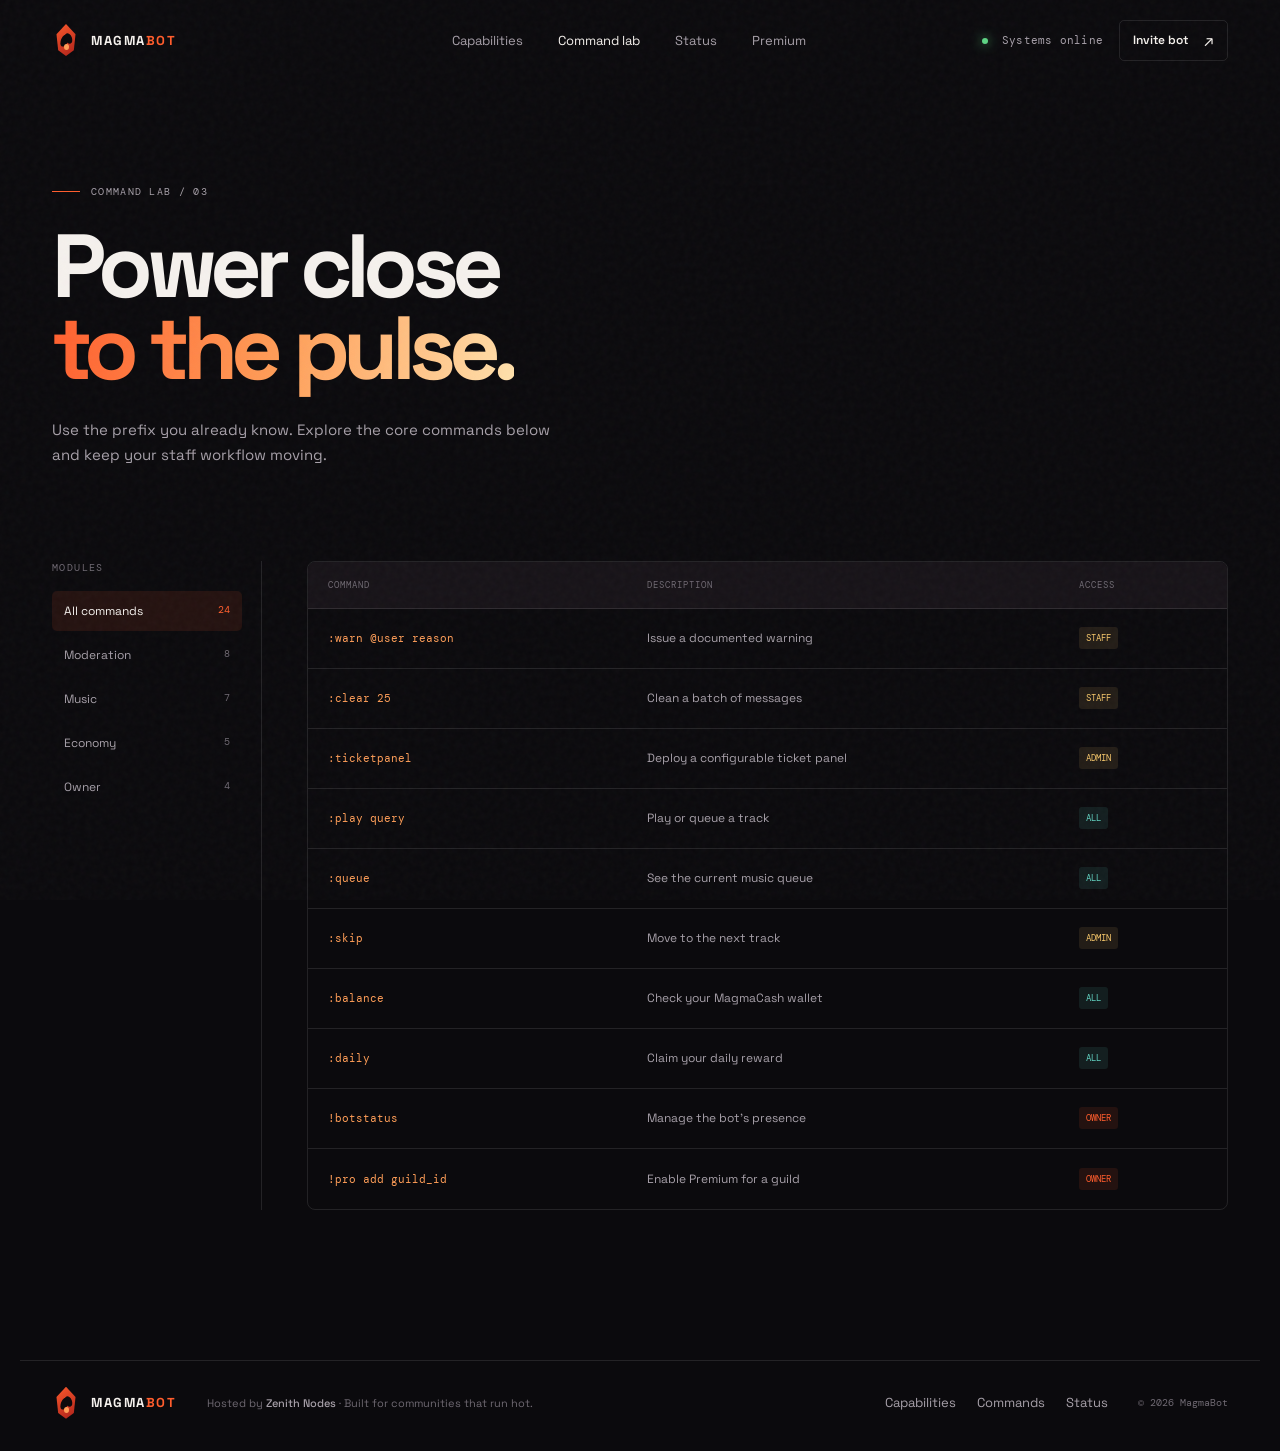
<file: commands.html>
<!doctype html><html lang="en"><head><meta charset="UTF-8"><meta name="viewport" content="width=device-width, initial-scale=1"><meta name="description" content="Browse MagmaBot commands and modules."><title>Command Lab — MagmaBot</title><link rel="preconnect" href="https://fonts.googleapis.com"><link rel="preconnect" href="https://fonts.gstatic.com" crossorigin><link href="https://fonts.googleapis.com/css2?family=DM+Mono:wght@400;500&family=Space+Grotesk:wght@400;500;600;700&display=swap" rel="stylesheet"><link rel="stylesheet" href="styles.css"></head><body><div class="grain"></div><header class="site-header"><a class="brand" href="index.html"><span class="brand-mark"><span></span></span><span class="brand-name">MAGMA<span>BOT</span></span></a><nav class="desktop-nav"><a href="features.html">Capabilities</a><a class="active-nav" href="commands.html">Command lab</a><a href="status.html">Status</a><a href="index.html#premium">Premium</a></nav><div class="header-actions"><span class="status-pill"><i></i> Systems online</span><a class="button button-small button-outline" href="https://discord.com/oauth2/authorize?client_id=1537424885230608425&permissions=8&scope=bot%20applications.commands" target="_blank" rel="noreferrer">Invite bot <b>↗</b></a><button class="menu-toggle" aria-label="Toggle menu" aria-expanded="false"><span></span><span></span></button></div><div class="mobile-menu"><a href="features.html">Capabilities</a><a href="commands.html">Command lab</a><a href="status.html">Status</a><a href="index.html#premium">Premium</a><a class="button button-primary" href="https://discord.com/oauth2/authorize?client_id=1537424885230608425&permissions=8&scope=bot%20applications.commands" target="_blank" rel="noreferrer">Invite MagmaBot <b>↗</b></a></div></header><main><section class="page-hero section-shell"><div class="eyebrow"><span class="eyebrow-line"></span><span>Command lab / 03</span></div><h1>Power close<br><em>to the pulse.</em></h1><p>Use the prefix you already know. Explore the core commands below and keep your staff workflow moving.</p></section><section class="command-directory section-shell"><div class="directory-sidebar"><div class="directory-label">MODULES</div><button class="directory-tab active" data-filter="all">All commands <b>24</b></button><button class="directory-tab" data-filter="moderation">Moderation <b>8</b></button><button class="directory-tab" data-filter="music">Music <b>7</b></button><button class="directory-tab" data-filter="economy">Economy <b>5</b></button><button class="directory-tab" data-filter="owner">Owner <b>4</b></button></div><div class="command-list"><div class="command-list-head"><span>COMMAND</span><span>DESCRIPTION</span><span>ACCESS</span></div><div class="command-item" data-module="moderation"><code>:warn @user reason</code><span>Issue a documented warning</span><b class="access-staff">STAFF</b></div><div class="command-item" data-module="moderation"><code>:clear 25</code><span>Clean a batch of messages</span><b class="access-staff">STAFF</b></div><div class="command-item" data-module="moderation"><code>:ticketpanel</code><span>Deploy a configurable ticket panel</span><b class="access-admin">ADMIN</b></div><div class="command-item" data-module="music"><code>:play query</code><span>Play or queue a track</span><b class="access-all">ALL</b></div><div class="command-item" data-module="music"><code>:queue</code><span>See the current music queue</span><b class="access-all">ALL</b></div><div class="command-item" data-module="music"><code>:skip</code><span>Move to the next track</span><b class="access-admin">ADMIN</b></div><div class="command-item" data-module="economy"><code>:balance</code><span>Check your MagmaCash wallet</span><b class="access-all">ALL</b></div><div class="command-item" data-module="economy"><code>:daily</code><span>Claim your daily reward</span><b class="access-all">ALL</b></div><div class="command-item" data-module="owner"><code>!botstatus</code><span>Manage the bot's presence</span><b class="access-owner">OWNER</b></div><div class="command-item" data-module="owner"><code>!pro add guild_id</code><span>Enable Premium for a guild</span><b class="access-owner">OWNER</b></div></div></section></main><footer class="site-footer section-shell"><a class="brand" href="index.html"><span class="brand-mark"><span></span></span><span class="brand-name">MAGMA<span>BOT</span></span></a><p>Hosted by <strong>Zenith Nodes</strong> · Built for communities that run hot.</p><div class="footer-links"><a href="features.html">Capabilities</a><a href="commands.html">Commands</a><a href="status.html">Status</a></div><span class="footer-meta">© <span id="year"></span> MagmaBot</span></footer><script src="site.js"></script><script>document.querySelectorAll('.directory-tab').forEach(tab=>tab.addEventListener('click',()=>{document.querySelectorAll('.directory-tab').forEach(t=>t.classList.remove('active'));tab.classList.add('active');const filter=tab.dataset.filter;document.querySelectorAll('.command-item').forEach(item=>item.hidden=filter!=='all'&&item.dataset.module!==filter)}));</script></body></html>
</file>
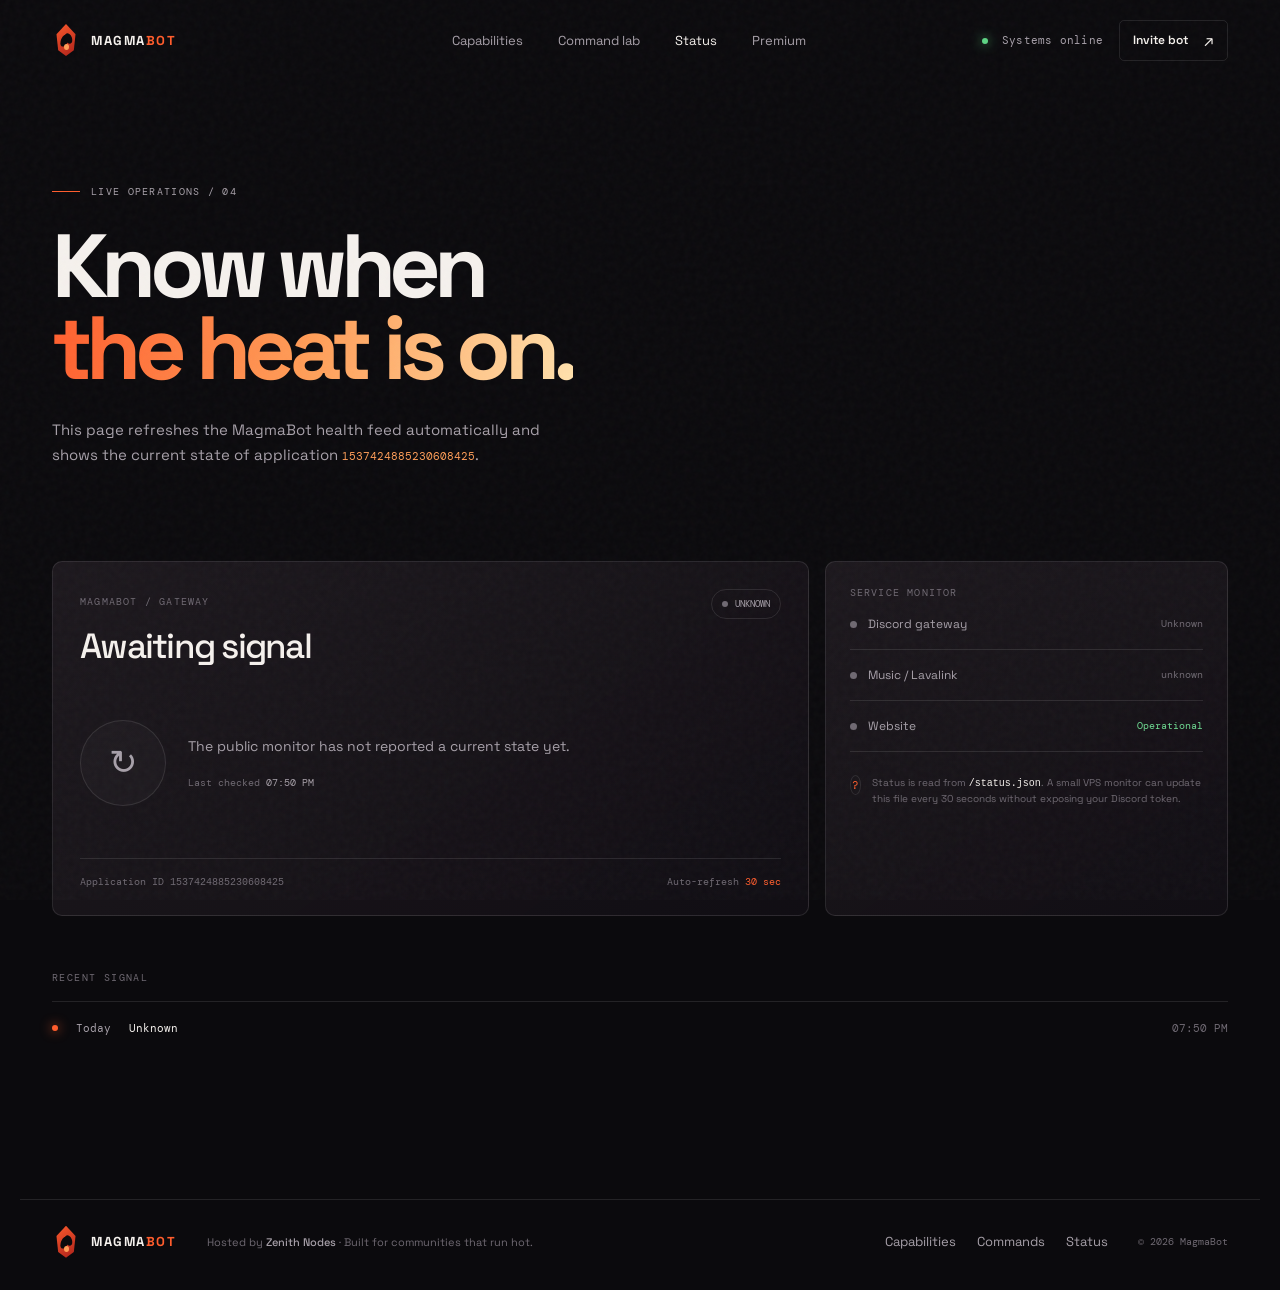
<file: status.html>
<!doctype html><html lang="en"><head><meta charset="UTF-8"><meta name="viewport" content="width=device-width, initial-scale=1"><meta name="description" content="Check MagmaBot online status and service health."><title>Status — MagmaBot</title><link rel="preconnect" href="https://fonts.googleapis.com"><link rel="preconnect" href="https://fonts.gstatic.com" crossorigin><link href="https://fonts.googleapis.com/css2?family=DM+Mono:wght@400;500&family=Space+Grotesk:wght@400;500;600;700&display=swap" rel="stylesheet"><link rel="stylesheet" href="styles.css"></head><body><div class="grain"></div><header class="site-header"><a class="brand" href="index.html"><span class="brand-mark"><span></span></span><span class="brand-name">MAGMA<span>BOT</span></span></a><nav class="desktop-nav"><a href="features.html">Capabilities</a><a href="commands.html">Command lab</a><a class="active-nav" href="status.html">Status</a><a href="index.html#premium">Premium</a></nav><div class="header-actions"><span class="status-pill"><i></i> Systems online</span><a class="button button-small button-outline" href="https://discord.com/oauth2/authorize?client_id=1537424885230608425&permissions=8&scope=bot%20applications.commands" target="_blank" rel="noreferrer">Invite bot <b>↗</b></a><button class="menu-toggle" aria-label="Toggle menu" aria-expanded="false"><span></span><span></span></button></div><div class="mobile-menu"><a href="features.html">Capabilities</a><a href="commands.html">Command lab</a><a href="status.html">Status</a><a href="index.html#premium">Premium</a><a class="button button-primary" href="https://discord.com/oauth2/authorize?client_id=1537424885230608425&permissions=8&scope=bot%20applications.commands" target="_blank" rel="noreferrer">Invite MagmaBot <b>↗</b></a></div></header><main><section class="page-hero status-hero section-shell"><div class="eyebrow"><span class="eyebrow-line"></span><span>Live operations / 04</span></div><h1>Know when<br><em>the heat is on.</em></h1><p>This page refreshes the MagmaBot health feed automatically and shows the current state of application <code>1537424885230608425</code>.</p></section><section class="status-shell section-shell"><div class="status-main reveal"><div class="status-card-head"><div><span class="status-kicker">MAGMABOT / GATEWAY</span><h2 id="bot-status-title">Checking status…</h2></div><span id="status-badge" class="health-badge checking"><i></i> CHECKING</span></div><div class="status-card-body"><div class="health-ring checking" id="health-ring"><span id="health-icon">↻</span></div><div><p id="status-copy">Connecting to the public health feed.</p><span class="last-updated">Last checked <strong id="last-checked">—</strong></span></div></div><div class="status-card-footer"><span>Application ID <code>1537424885230608425</code></span><span>Auto-refresh <b>30 sec</b></span></div></div><aside class="status-side reveal"><div class="side-title">SERVICE MONITOR</div><div class="service-row"><span><i class="service-dot" id="gateway-dot"></i> Discord gateway</span><b id="gateway-status">Checking</b></div><div class="service-row"><span><i class="service-dot" id="music-dot"></i> Music / Lavalink</span><b id="music-status">Checking</b></div><div class="service-row"><span><i class="service-dot" id="website-dot"></i> Website</span><b class="online-text">Operational</b></div><div class="monitor-note"><span>?</span><p>Status is read from <code>/status.json</code>. A small VPS monitor can update this file every 30 seconds without exposing your Discord token.</p></div></aside></section><section class="status-history section-shell reveal"><div class="section-label">RECENT SIGNAL</div><div class="history-row"><span class="history-line"></span><span>Today</span><b id="history-state">Awaiting first check</b><span class="history-time" id="history-time">—</span></div></section></main><footer class="site-footer section-shell"><a class="brand" href="index.html"><span class="brand-mark"><span></span></span><span class="brand-name">MAGMA<span>BOT</span></span></a><p>Hosted by <strong>Zenith Nodes</strong> · Built for communities that run hot.</p><div class="footer-links"><a href="features.html">Capabilities</a><a href="commands.html">Commands</a><a href="status.html">Status</a></div><span class="footer-meta">© <span id="year"></span> MagmaBot</span></footer><script src="site.js"></script><script src="status.js"></script></body></html>
</file>
<file: styles.css>
:root{--bg:#0b0a0d;--panel:#141217;--panel-2:#1b171e;--line:rgba(255,255,255,.1);--text:#f5f1ed;--muted:#a7a0a9;--muted-2:#6f6972;--orange:#ff5d2d;--orange-hot:#ff9e58;--blue:#5d7cff;--gold:#f6c76b;--teal:#63d3c2;--purple:#bb8cff;--ease:cubic-bezier(.23,1,.32,1)}*{box-sizing:border-box}html{scroll-behavior:smooth}body{margin:0;background:var(--bg);color:var(--text);font-family:'Space Grotesk',sans-serif;overflow-x:hidden}.grain{position:fixed;inset:0;z-index:10;pointer-events:none;opacity:.055;background-image:url("data:image/svg+xml,%3Csvg viewBox='0 0 180 180' xmlns='http://www.w3.org/2000/svg'%3E%3Cfilter id='n'%3E%3CfeTurbulence type='fractalNoise' baseFrequency='.85' numOctaves='4' stitchTiles='stitch'/%3E%3C/filter%3E%3Crect width='100%25' height='100%25' filter='url(%23n)' opacity='.6'/%3E%3C/svg%3E")}.section-shell{max-width:1240px;margin:0 auto;padding-left:32px;padding-right:32px}.site-header{height:80px;max-width:1240px;margin:0 auto;padding:0 32px;display:flex;align-items:center;justify-content:space-between;position:relative;z-index:20}.brand{display:flex;align-items:center;gap:11px;color:var(--text);text-decoration:none;letter-spacing:.12em;font-size:13px;font-weight:700}.brand-name span{color:var(--orange)}.brand-mark{width:28px;height:32px;display:grid;place-items:center;position:relative;background:linear-gradient(145deg,var(--orange),#a81e1a);clip-path:polygon(50% 0,84% 32%,78% 82%,50% 100%,22% 82%,16% 32%);box-shadow:0 0 28px rgba(255,93,45,.4)}.brand-mark:before,.brand-mark:after,.brand-mark span{content:"";position:absolute;background:#0b0a0d;border-radius:50%}.brand-mark:before{width:7px;height:13px;left:9px;top:10px;transform:rotate(24deg)}.brand-mark:after{width:7px;height:11px;right:8px;top:9px;transform:rotate(-22deg)}.brand-mark span{width:5px;height:6px;bottom:6px;left:12px;background:var(--orange-hot)}.desktop-nav{display:flex;gap:35px;margin-left:100px}.desktop-nav a,.footer-links a{color:var(--muted);text-decoration:none;font-size:13px;transition:color .18s}.desktop-nav a:hover,.footer-links a:hover{color:var(--text)}.header-actions{display:flex;align-items:center;gap:16px}.status-pill{font:11px 'DM Mono',monospace;color:var(--muted);letter-spacing:.02em}.status-pill i,.window-live i,.floating-stat i,.visual-label i{width:6px;height:6px;background:#5fd485;display:inline-block;border-radius:50%;box-shadow:0 0 12px #5fd485;margin-right:7px}.button{display:inline-flex;align-items:center;justify-content:center;gap:16px;border-radius:5px;padding:13px 18px;text-decoration:none;font-size:13px;font-weight:600;transition:transform .18s var(--ease),background .18s,border-color .18s,color .18s}.button:hover{transform:translateY(-2px)}.button b{font-size:16px;font-weight:400}.button-small{padding:9px 13px;font-size:12px}.button-large{padding:16px 20px}.button-primary{background:var(--orange);color:#160b08;box-shadow:0 11px 30px rgba(255,93,45,.18)}.button-primary:hover{background:var(--orange-hot)}.button-outline{border:1px solid var(--line);color:var(--text)}.button-outline:hover{border-color:rgba(255,255,255,.3);background:rgba(255,255,255,.04)}.button-light{background:var(--text);color:#181217}.button-light:hover{background:#fff}.menu-toggle,.mobile-menu{display:none}.hero{min-height:650px;display:grid;grid-template-columns:1.04fr .96fr;align-items:center;gap:20px;padding-top:40px;padding-bottom:84px}.eyebrow{display:flex;align-items:center;gap:11px;color:var(--muted);font:10px 'DM Mono',monospace;letter-spacing:.13em;text-transform:uppercase}.eyebrow-line{height:1px;width:28px;background:var(--orange);display:inline-block}.hero h1{font-size:clamp(52px,6.1vw,86px);line-height:.96;letter-spacing:-.07em;font-weight:600;margin:27px 0 28px;max-width:720px}.hero h1 em,.section-intro h2 em,.lab-header h2 em,.premium h2 em,.final-cta h2 em{font-style:normal;background:linear-gradient(103deg,var(--orange) 10%,var(--orange-hot) 52%,#ffe2ae 100%);-webkit-background-clip:text;background-clip:text;color:transparent}.hero-lede{font-size:16px;line-height:1.65;color:var(--muted);max-width:530px}.hero-actions{display:flex;align-items:center;gap:26px;margin-top:32px}.text-link{color:var(--text);font-size:13px;text-decoration:none;border-bottom:1px solid var(--line);padding-bottom:6px}.text-link span{color:var(--orange);margin-left:8px;font-size:17px}.hero-proof{display:flex;align-items:center;gap:15px;margin-top:70px}.hero-proof p{font-size:11px;color:var(--muted);line-height:1.45;margin:0}.hero-proof strong{color:var(--text);font-weight:500}.avatars{display:flex;padding-left:5px}.avatars span{height:29px;width:29px;border-radius:50%;border:2px solid var(--bg);margin-left:-5px;display:grid;place-items:center;background:#352b30;color:var(--text);font:9px 'DM Mono',monospace}.avatars span:nth-child(2){background:var(--blue)}.avatars span:nth-child(3){background:#282228;color:var(--orange)}.hero-visual{height:540px;position:relative;display:grid;place-items:center}.visual-halo{width:355px;height:355px;border-radius:50%;background:radial-gradient(circle,rgba(255,93,45,.38) 0%,rgba(255,93,45,.12) 36%,transparent 70%);filter:blur(10px);position:absolute;top:82px;left:50%;transform:translateX(-50%)}.orbit{border:1px solid rgba(255,130,81,.23);border-radius:50%;position:absolute;left:50%;top:50%;transform:translate(-50%,-50%) rotate(-24deg);width:490px;height:185px}.orbit-two{width:390px;height:130px;transform:translate(-50%,-50%) rotate(52deg);border-color:rgba(93,124,255,.18)}.bot-card{position:relative;z-index:2;width:min(100%,355px);padding:21px;background:linear-gradient(145deg,rgba(47,34,37,.95),rgba(21,17,23,.98));border:1px solid rgba(255,255,255,.12);border-radius:14px;box-shadow:0 40px 90px rgba(0,0,0,.45),0 0 60px rgba(255,83,37,.13);transform:rotate(4deg)}.bot-card:after{content:"";position:absolute;inset:0;border-radius:14px;background:url('assets/lava-texture.jpg') center/cover;mix-blend-mode:soft-light;opacity:.18;pointer-events:none}.bot-card-top,.bot-card-footer,.premium-panel-top{display:flex;align-items:center;justify-content:space-between}.mini-brand{font:11px 'DM Mono',monospace;color:var(--muted)}.mini-brand b{color:var(--orange);font-weight:400;margin-left:8px}.mini-mark{display:inline-grid;place-items:center;width:22px;height:22px;border-radius:6px;background:var(--orange);color:#1b0b08;margin-right:7px}.card-dots{color:var(--muted-2);letter-spacing:2px}.bot-card-title{display:flex;gap:13px;align-items:center;margin:42px 0 25px}.signal-icon{width:40px;height:40px;border-radius:9px;background:rgba(255,93,45,.14);color:var(--orange);font-size:30px;display:grid;place-items:center}.bot-card-title small,.floating-stat small,.visual-label small,.premium-panel small{display:block;font:9px 'DM Mono',monospace;color:var(--muted-2);letter-spacing:.13em;margin-bottom:4px}.bot-card-title strong{font-size:16px;font-weight:500}.bot-wave{height:62px;display:flex;align-items:center;gap:3px;border-top:1px solid var(--line);border-bottom:1px solid var(--line)}.bot-wave span{height:20%;width:5px;background:linear-gradient(to top,var(--orange),var(--orange-hot));border-radius:3px;opacity:.9;animation:wave 1.4s ease-in-out infinite alternate}.bot-wave span:nth-child(2n){height:52%;animation-delay:-.3s}.bot-wave span:nth-child(3n){height:80%;animation-delay:-.7s}.bot-wave span:nth-child(5n){height:38%;animation-delay:-.1s}.bot-wave span:nth-child(7n){height:65%;animation-delay:-.9s}@keyframes wave{to{transform:scaleY(.55);opacity:.55}}.bot-card-grid{display:grid;grid-template-columns:repeat(3,1fr);gap:10px;padding:19px 0}.bot-card-grid small{font:9px 'DM Mono',monospace;color:var(--muted-2);display:block;margin-bottom:6px}.bot-card-grid strong{font:18px 'DM Mono',monospace;font-weight:400}.bot-card-grid strong span{color:var(--muted);font-size:10px}.bot-card-footer{font:10px 'DM Mono',monospace;color:var(--muted-2);padding-top:14px;border-top:1px solid var(--line)}.bot-card-footer i{display:inline-block;width:5px;height:5px;border-radius:50%;background:#5fd485;box-shadow:0 0 8px #5fd485;margin-right:5px}.floating-stat{position:absolute;display:flex;align-items:center;gap:11px;background:rgba(20,18,23,.86);border:1px solid var(--line);border-radius:8px;padding:11px 13px;z-index:3;box-shadow:0 10px 30px rgba(0,0,0,.3);backdrop-filter:blur(12px)}.floating-stat strong{font-size:11px;font-weight:500}.stat-icon{display:grid;place-items:center;height:28px;width:28px;border-radius:6px;font-size:17px}.stat-icon.orange{background:rgba(255,93,45,.15);color:var(--orange)}.stat-icon.blue{background:rgba(93,124,255,.15);color:var(--blue)}.float-left{left:-10px;top:171px}.float-right{right:-4px;bottom:126px}.visual-label{position:absolute;color:var(--muted-2);font:9px 'DM Mono',monospace;letter-spacing:.1em;z-index:3}.label-top{top:36px;right:10px}.label-top strong{display:block;color:var(--muted);font-size:9px;font-weight:400;margin-top:7px}.label-bottom{bottom:34px;left:35px;display:flex;gap:8px;align-items:center}.tiny-grid{height:23px;width:23px;background:linear-gradient(90deg,var(--orange) 1px,transparent 1px),linear-gradient(var(--orange) 1px,transparent 1px);background-size:6px 6px;opacity:.8}.signal-strip{border-top:1px solid var(--line);border-bottom:1px solid var(--line);overflow:hidden;background:#100e12}.strip-track{width:max-content;display:flex;align-items:center;gap:31px;white-space:nowrap;padding:17px 0;color:var(--muted-2);font:10px 'DM Mono',monospace;letter-spacing:.16em;animation:marquee 38s linear infinite}.strip-track b{color:var(--orange);font-size:13px;font-weight:400}@keyframes marquee{to{transform:translateX(-32%)}}.capabilities{padding-top:150px;padding-bottom:150px;display:grid;grid-template-columns:.82fr 1.18fr;gap:80px}.section-intro h2,.lab-header h2,.premium h2{font-size:clamp(42px,5vw,67px);line-height:.96;letter-spacing:-.065em;font-weight:600;margin:26px 0 22px}.section-intro p,.lab-header>p{color:var(--muted);font-size:14px;line-height:1.7;max-width:330px}.feature-grid{display:grid;grid-template-columns:repeat(2,1fr);gap:12px}.feature-card{background:linear-gradient(145deg,rgba(31,26,32,.8),rgba(18,15,20,.86));border:1px solid var(--line);padding:22px;border-radius:9px;min-height:264px;transition:transform .25s var(--ease),border-color .25s,background .25s}.feature-card:hover{transform:translateY(-5px);border-color:rgba(255,255,255,.22);background:linear-gradient(145deg,rgba(48,34,37,.9),rgba(20,16,23,.95))}.feature-large{grid-row:span 2;min-height:540px;background:linear-gradient(155deg,rgba(50,31,34,.92),rgba(18,15,20,.9))}.feature-top{display:flex;justify-content:space-between;align-items:center}.feature-number{font:10px 'DM Mono',monospace;color:var(--muted-2)}.feature-icon{width:36px;height:36px;display:grid;place-items:center;border-radius:7px;font-size:21px}.feature-icon.orange{color:var(--orange);background:rgba(255,93,45,.12)}.feature-icon.blue{color:var(--blue);background:rgba(93,124,255,.12)}.feature-icon.gold{color:var(--gold);background:rgba(246,199,107,.1)}.feature-icon.purple{color:var(--purple);background:rgba(187,140,255,.1)}.feature-icon.teal{color:var(--teal);background:rgba(99,211,194,.1)}.feature-card h3{font-size:24px;line-height:1.05;letter-spacing:-.04em;font-weight:500;margin:58px 0 14px}.feature-large h3{font-size:43px;margin-top:150px}.feature-card p{font-size:12px;line-height:1.6;color:var(--muted);max-width:300px}.feature-card a{display:inline-flex;gap:12px;align-items:center;color:var(--text);font-size:11px;text-decoration:none;margin-top:20px;border-bottom:1px solid var(--line);padding-bottom:5px}.feature-card a span{color:var(--orange);font-size:15px}.command-lab{padding-bottom:150px}.lab-header{display:flex;justify-content:space-between;align-items:flex-end;margin-bottom:40px}.lab-header>p{margin:0 0 3px;max-width:330px}.lab-window{border:1px solid rgba(255,255,255,.15);border-radius:10px;overflow:hidden;background:#110f13;box-shadow:0 30px 70px rgba(0,0,0,.32)}.window-bar{height:46px;display:flex;align-items:center;padding:0 18px;border-bottom:1px solid var(--line);color:var(--muted-2);font:10px 'DM Mono',monospace;gap:16px}.window-dots{display:flex;gap:5px}.window-dots i{height:7px;width:7px;border-radius:50%;background:#493a40}.window-dots i:first-child{background:var(--orange)}.window-live{margin-left:auto;color:var(--muted)}.window-live i{margin-right:5px}.lab-body{display:grid;grid-template-columns:220px 1fr;min-height:384px}.lab-sidebar{border-right:1px solid var(--line);padding:23px 14px}.lab-sidebar>small{color:var(--muted-2);font:9px 'DM Mono',monospace;letter-spacing:.14em;padding:0 12px}.module{width:100%;text-align:left;border:0;background:transparent;color:var(--muted);font:12px 'Space Grotesk',sans-serif;padding:13px 12px;border-radius:5px;margin-top:7px;cursor:pointer;transition:background .18s,color .18s}.module span{display:inline-block;width:25px;color:var(--muted-2)}.module:hover,.module.active{background:rgba(255,93,45,.1);color:var(--text)}.module.active span{color:var(--orange)}.sidebar-note{border-top:1px solid var(--line);margin:55px 12px 0;padding-top:16px}.sidebar-note span{font:9px 'DM Mono',monospace;color:var(--orange)}.sidebar-note p{font-size:10px;color:var(--muted-2);line-height:1.5;margin-top:9px}.sidebar-note code{color:var(--text)}.terminal{padding:29px 34px;display:flex;flex-direction:column}.terminal-head{display:flex;justify-content:space-between;align-items:flex-start}.terminal-kicker{font:10px 'DM Mono',monospace;color:var(--muted-2);letter-spacing:.1em}.terminal-kicker b{color:var(--orange);font-weight:400}.terminal h3{font-size:25px;letter-spacing:-.04em;font-weight:500;margin:12px 0 0}.terminal-tag{color:var(--muted-2);font:10px 'DM Mono',monospace;border:1px solid var(--line);padding:8px 10px}.terminal-log{margin-top:50px;flex:1;font:11px 'DM Mono',monospace;line-height:2.05;color:var(--muted)}.terminal-log p{margin:0}.muted{color:var(--muted-2);margin-right:14px}.green{color:#6edb92;font-weight:400}.orange{color:var(--orange);font-weight:400}.blue{color:var(--blue);font-weight:400}.purple{color:var(--purple);font-weight:400}.command-row{display:flex;align-items:center;gap:10px;border-top:1px solid var(--line);padding-top:18px}.prompt{color:var(--orange);font:18px 'DM Mono',monospace}.command-row input{flex:1;background:transparent;border:0;outline:0;color:var(--text);font:11px 'DM Mono',monospace;min-width:0}.command-row button{background:transparent;border:1px solid var(--line);color:var(--muted);padding:8px 11px;font:10px 'DM Mono',monospace;border-radius:4px;cursor:pointer}.command-row button:hover{color:var(--text);border-color:var(--orange)}.premium{padding-bottom:150px}.premium-inner{min-height:540px;display:grid;grid-template-columns:1fr 1fr;gap:80px;align-items:center;border-radius:12px;overflow:hidden;padding:70px 75px;background:radial-gradient(circle at 80% 28%,rgba(255,159,88,.34),transparent 34%),linear-gradient(115deg,#6f241e 0%,#391b24 42%,#16121a 100%);position:relative}.premium-inner:after{content:"";position:absolute;inset:0;background:url('assets/lava-texture.jpg') center/cover;mix-blend-mode:soft-light;opacity:.17;pointer-events:none}.premium-copy,.premium-panel{position:relative;z-index:1}.premium-copy .eyebrow{color:#d9bbb3}.premium-copy .eyebrow-line{background:var(--orange-hot)}.premium h2{font-size:66px;margin-bottom:28px}.premium-copy p{color:#d9bab5;line-height:1.7;font-size:14px;max-width:460px;margin-bottom:33px}.premium-panel{background:rgba(13,11,15,.57);border:1px solid rgba(255,255,255,.18);border-radius:9px;padding:23px;box-shadow:0 25px 60px rgba(20,0,0,.26);backdrop-filter:blur(12px)}.premium-panel-top{font:10px 'DM Mono',monospace;color:#cfb0aa;letter-spacing:.1em}.premium-star{color:var(--orange-hot);font-size:18px}.premium-chart{margin-top:56px;padding-bottom:16px;border-bottom:1px solid rgba(255,255,255,.14)}.chart-label{display:flex;justify-content:space-between;align-items:center;font:9px 'DM Mono',monospace;color:#b99592}.chart-label strong{font-size:15px;color:#ff9978;font-weight:400}.chart-bars{height:145px;display:flex;align-items:flex-end;gap:8px;padding-top:25px}.chart-bars i{flex:1;background:linear-gradient(to top,rgba(255,93,45,.24),#ff9268);border-radius:3px 3px 0 0;min-height:10px;opacity:.76}.chart-bars i.hot{background:linear-gradient(to top,#f05a3a,#ffd08a);box-shadow:0 0 20px rgba(255,119,67,.28);opacity:1}.chart-axis{display:flex;justify-content:space-between;color:#846e6e;font:9px 'DM Mono',monospace;margin-top:9px}.premium-list{display:grid;gap:14px;margin-top:19px;color:#d5b5b0;font-size:11px}.list-dot{display:inline-block;width:7px;height:7px;border-radius:50%;margin-right:9px}.list-dot.orange{background:var(--orange)}.list-dot.blue{background:var(--blue)}.list-dot.gold{background:var(--gold)}.final-cta{text-align:center;padding-bottom:160px;position:relative;overflow:hidden}.cta-kicker{color:var(--orange);font:10px 'DM Mono',monospace;letter-spacing:.16em}.final-cta h2{font-size:clamp(60px,8vw,112px);line-height:.86;letter-spacing:-.08em;font-weight:600;margin:27px 0 25px}.final-cta p{color:var(--muted);font-size:14px;margin-bottom:31px}.cta-orbit{position:absolute;width:660px;height:170px;border:1px solid rgba(255,93,45,.16);border-radius:50%;left:50%;top:54%;transform:translate(-50%,-50%) rotate(-15deg);pointer-events:none}.site-footer{padding-top:26px;padding-bottom:32px;border-top:1px solid var(--line);display:flex;align-items:center;gap:30px}.site-footer p{font-size:11px;color:var(--muted-2);margin:0}.site-footer p strong{color:var(--muted);font-weight:500}.footer-links{display:flex;gap:21px;margin-left:auto}.footer-meta{font:10px 'DM Mono',monospace;color:var(--muted-2)}.reveal{opacity:0;transform:translateY(18px);transition:opacity .7s var(--ease),transform .7s var(--ease)}.reveal.visible{opacity:1;transform:none}.reveal-delay{transition-delay:.13s}@media (max-width:900px){.desktop-nav,.header-actions .status-pill{display:none}.menu-toggle{display:flex;width:34px;height:34px;border:1px solid var(--line);background:transparent;border-radius:5px;flex-direction:column;justify-content:center;align-items:center;gap:5px;cursor:pointer}.menu-toggle span{height:1px;width:15px;background:var(--text);transition:transform .2s}.mobile-menu{position:absolute;display:flex;visibility:hidden;opacity:0;transform:translateY(-8px);left:16px;right:16px;top:69px;background:#171319;border:1px solid var(--line);padding:17px;border-radius:7px;flex-direction:column;gap:16px;transition:.2s var(--ease)}.mobile-menu.open{visibility:visible;opacity:1;transform:none}.mobile-menu a:not(.button){color:var(--muted);text-decoration:none;font-size:13px}.mobile-menu .button{margin-top:3px}.hero{grid-template-columns:1fr;padding-top:75px}.hero-visual{height:475px;margin-top:15px}.capabilities{grid-template-columns:1fr;gap:50px}.section-intro p{max-width:500px}.lab-body{grid-template-columns:175px 1fr}.premium-inner{padding:55px 45px;gap:35px}.premium h2{font-size:57px}.site-footer{flex-wrap:wrap}.site-footer p{order:3;flex-basis:100%}.footer-links{margin-left:auto}}@media (max-width:620px){.section-shell,.site-header{padding-left:20px;padding-right:20px}.site-header{height:70px}.header-actions .button{display:none}.hero{padding-top:52px;padding-bottom:60px}.hero h1{font-size:49px}.hero-lede{font-size:14px}.hero-actions{gap:16px;flex-wrap:wrap}.hero-proof{margin-top:45px}.hero-visual{height:390px;transform:scale(.88);transform-origin:center}.visual-label.label-top{right:-8px}.float-left{left:-26px}.float-right{right:-20px}.capabilities{padding-top:95px;padding-bottom:95px}.section-intro h2,.lab-header h2{font-size:49px}.feature-grid{grid-template-columns:1fr}.feature-large{grid-row:auto;min-height:390px}.feature-large h3{font-size:38px;margin-top:95px}.command-lab,.premium{padding-bottom:95px}.lab-header{display:block}.lab-header>p{margin-top:22px}.lab-body{grid-template-columns:1fr}.lab-sidebar{border-right:0;border-bottom:1px solid var(--line);display:flex;overflow:auto;gap:7px;padding:12px}.lab-sidebar>small,.sidebar-note{display:none}.module{white-space:nowrap;width:auto;margin:0;padding:10px}.terminal{padding:23px 18px;min-height:350px}.terminal-tag{display:none}.premium-inner{grid-template-columns:1fr;padding:45px 26px;min-height:auto}.premium h2{font-size:54px}.premium-panel{margin-top:24px}.final-cta{padding-bottom:110px}.final-cta h2{font-size:68px}.site-footer{gap:17px}.footer-links{order:2;margin-left:0;flex-basis:100%}.footer-meta{margin-left:auto}.bot-card{width:340px}.floating-stat{transform:scale(.88)}.float-left{top:126px}.float-right{bottom:90px}}
.active-nav{color:var(--text)!important}.page-hero{padding-top:105px;padding-bottom:78px}.page-hero h1{font-size:clamp(54px,7vw,92px);line-height:.92;letter-spacing:-.075em;margin:27px 0}.page-hero h1 em{font-style:normal;background:linear-gradient(103deg,var(--orange),var(--orange-hot),#ffe2ae);-webkit-background-clip:text;background-clip:text;color:transparent}.page-hero p{max-width:500px;color:var(--muted);font-size:15px;line-height:1.7}.feature-showcase{display:grid;grid-template-columns:repeat(2,1fr);gap:14px;padding-bottom:72px}.showcase-card{min-height:390px;border:1px solid var(--line);border-radius:10px;padding:27px;position:relative;overflow:hidden;background:#141116}.showcase-card:after{content:"";position:absolute;inset:0;pointer-events:none;opacity:.13;background:url('assets/lava-texture.jpg') center/cover;mix-blend-mode:screen}.showcase-orange{background:linear-gradient(135deg,#3b1e24,#171218)}.showcase-blue{background:linear-gradient(135deg,#1d2341,#13141e)}.showcase-gold{background:linear-gradient(135deg,#3d3020,#171418)}.showcase-purple{background:linear-gradient(135deg,#2d213d,#15121a)}.showcase-number{font:10px 'DM Mono',monospace;color:var(--muted-2);letter-spacing:.12em}.showcase-symbol{position:absolute;right:27px;top:20px;font-size:39px;color:var(--orange)}.showcase-blue .showcase-symbol{color:var(--blue)}.showcase-gold .showcase-symbol{color:var(--gold)}.showcase-purple .showcase-symbol{color:var(--purple)}.showcase-card h2{font-size:39px;line-height:1;letter-spacing:-.06em;font-weight:500;max-width:300px;margin:105px 0 18px}.showcase-card p{max-width:420px;font-size:13px;line-height:1.65;color:var(--muted)}.tag-row{display:flex;gap:8px;flex-wrap:wrap;margin-top:26px}.tag-row span{border:1px solid var(--line);padding:7px 9px;border-radius:4px;color:#c3b6b5;font:10px 'DM Mono',monospace}.feature-bottom{display:flex;align-items:center;gap:46px;padding-bottom:145px}.mini-stat{display:flex;flex-direction:column;gap:6px;border-left:1px solid var(--orange);padding-left:13px}.mini-stat strong{font:21px 'DM Mono',monospace;color:var(--text)}.mini-stat span{font-size:10px;color:var(--muted-2)}.feature-bottom .button{margin-left:auto}.command-directory{display:grid;grid-template-columns:210px 1fr;gap:45px;padding-bottom:150px}.directory-sidebar{border-right:1px solid var(--line);padding-right:19px}.directory-label,.section-label{font:10px 'DM Mono',monospace;color:var(--muted-2);letter-spacing:.14em;margin-bottom:17px}.directory-tab{display:flex;width:100%;justify-content:space-between;background:transparent;border:0;color:var(--muted);font:12px 'Space Grotesk',sans-serif;text-align:left;border-radius:5px;padding:12px;cursor:pointer;margin-bottom:4px}.directory-tab b{font:10px 'DM Mono',monospace;color:var(--muted-2);font-weight:400}.directory-tab.active,.directory-tab:hover{background:rgba(255,93,45,.1);color:var(--text)}.directory-tab.active b{color:var(--orange)}.command-list{border:1px solid var(--line);border-radius:8px;overflow:hidden}.command-list-head,.command-item{display:grid;grid-template-columns:1.05fr 1.45fr .45fr;align-items:center;gap:20px;padding:17px 20px;border-bottom:1px solid var(--line)}.command-list-head{background:#171318;color:var(--muted-2);font:9px 'DM Mono',monospace;letter-spacing:.12em}.command-item{min-height:60px;transition:background .18s}.command-item:hover{background:rgba(255,255,255,.03)}.command-item:last-child{border-bottom:0}.command-item code{color:var(--orange-hot);font:11px 'DM Mono',monospace}.command-item span{font-size:12px;color:var(--muted)}.command-item b{font:9px 'DM Mono',monospace;font-weight:400;justify-self:start;padding:5px 7px;border-radius:3px}.access-all{color:var(--teal);background:rgba(99,211,194,.1)}.access-staff,.access-admin{color:var(--gold);background:rgba(246,199,107,.1)}.access-owner{color:var(--orange);background:rgba(255,93,45,.1)}.status-hero code,.status-card code{color:var(--orange-hot);font:11px 'DM Mono',monospace}.status-shell{display:grid;grid-template-columns:1.5fr .8fr;gap:16px;padding-bottom:55px}.status-main,.status-side{border:1px solid var(--line);border-radius:10px;background:linear-gradient(145deg,rgba(31,26,32,.88),rgba(18,15,20,.92));padding:27px}.status-card-head{display:flex;justify-content:space-between;align-items:flex-start}.status-kicker,.side-title{font:10px 'DM Mono',monospace;color:var(--muted-2);letter-spacing:.12em}.status-main h2{font-size:35px;letter-spacing:-.05em;font-weight:500;margin:14px 0 0}.health-badge{display:flex;align-items:center;gap:7px;border:1px solid var(--line);border-radius:100px;padding:8px 10px;font:9px 'DM Mono',monospace}.health-badge i{width:6px;height:6px;border-radius:50%;background:var(--muted-2)}.health-badge.online{color:#6edb92;border-color:rgba(110,219,146,.25)}.health-badge.online i{background:#6edb92;box-shadow:0 0 10px #6edb92}.health-badge.offline{color:#ff7563;border-color:rgba(255,117,99,.25)}.health-badge.offline i{background:#ff7563}.health-badge.degraded{color:var(--gold)}.health-badge.unknown,.health-badge.checking{color:var(--muted)}.status-card-body{display:flex;align-items:center;gap:22px;min-height:190px}.health-ring{width:86px;height:86px;border-radius:50%;display:grid;place-items:center;border:1px solid var(--line);font-size:34px;color:var(--muted);background:rgba(255,255,255,.025)}.health-ring.online{border-color:rgba(110,219,146,.42);color:#6edb92;box-shadow:0 0 35px rgba(110,219,146,.12)}.health-ring.offline{border-color:rgba(255,117,99,.42);color:#ff7563}.health-ring.degraded{border-color:rgba(246,199,107,.42);color:var(--gold)}.status-card-body p{font-size:14px;color:var(--muted);line-height:1.6;margin:0 0 13px;max-width:390px}.last-updated{font:10px 'DM Mono',monospace;color:var(--muted-2)}.last-updated strong{color:var(--muted);font-weight:400}.status-card-footer{border-top:1px solid var(--line);padding-top:16px;display:flex;justify-content:space-between;font:10px 'DM Mono',monospace;color:var(--muted-2)}.status-card-footer b{color:var(--orange);font-weight:400}.status-side{padding:24px}.service-row{display:flex;justify-content:space-between;align-items:center;padding:17px 0;border-bottom:1px solid var(--line);font-size:12px;color:var(--muted)}.service-row b{font:10px 'DM Mono',monospace;font-weight:400;color:var(--muted-2)}.online-text{color:#6edb92!important}.service-dot{display:inline-block;width:7px;height:7px;border-radius:50%;background:var(--muted-2);margin-right:8px}.service-dot.online,.service-dot.operational{background:#6edb92;box-shadow:0 0 9px #6edb92}.service-dot.offline{background:#ff7563}.service-dot.degraded{background:var(--gold)}.monitor-note{display:flex;gap:11px;margin-top:23px;color:var(--muted-2)}.monitor-note>span{display:grid;place-items:center;width:20px;height:20px;border:1px solid var(--line);border-radius:50%;font:11px 'DM Mono',monospace;color:var(--orange)}.monitor-note p{font-size:10px;line-height:1.55;margin:0}.monitor-note code{color:var(--text)}.status-history{padding-bottom:145px}.history-row{display:flex;align-items:center;gap:18px;border-top:1px solid var(--line);padding:19px 0;font:11px 'DM Mono',monospace;color:var(--muted)}.history-line{height:6px;width:6px;background:var(--orange);border-radius:50%;box-shadow:0 0 12px var(--orange)}.history-row b{font-weight:400;color:var(--text)}.history-time{margin-left:auto;color:var(--muted-2)}@media(max-width:900px){.page-hero{padding-top:70px}.feature-showcase{grid-template-columns:1fr}.command-directory,.status-shell{grid-template-columns:1fr}.directory-sidebar{border-right:0;border-bottom:1px solid var(--line);padding:0 0 14px;display:flex;gap:5px;overflow:auto}.directory-label{display:none}.directory-tab{white-space:nowrap;width:auto;margin:0}.status-side{min-height:0}}@media(max-width:620px){.page-hero{padding-top:55px;padding-bottom:55px}.page-hero h1{font-size:56px}.showcase-card{min-height:350px}.showcase-card h2{font-size:34px;margin-top:86px}.feature-bottom{flex-wrap:wrap;gap:22px;padding-bottom:95px}.feature-bottom .button{margin-left:0;flex-basis:100%}.command-directory{padding-bottom:95px}.command-list-head{display:none}.command-item{grid-template-columns:1fr auto;gap:8px;padding:16px}.command-item span{grid-column:1/-1;grid-row:2}.command-item b{grid-column:2;grid-row:1}.status-main{padding:21px}.status-main h2{font-size:29px}.status-card-body{min-height:165px}.status-card-footer{gap:10px;flex-direction:column}.status-history{padding-bottom:95px}}
.price-line{display:inline-block;color:var(--orange-hot);font-weight:500;margin:14px 10px 0 0;font-size:12px}.price-badge{font:9px 'DM Mono',monospace;color:var(--orange-hot);border:1px solid rgba(255,158,88,.3);padding:6px 8px;border-radius:3px;font-weight:400;margin-left:auto;margin-right:12px}.pricing-chip{display:flex;align-items:center;gap:9px;margin-left:auto}.pricing-chip span{border:1px solid var(--line);padding:10px 12px;border-radius:4px;color:var(--muted-2);font:9px 'DM Mono',monospace}.pricing-chip strong{color:var(--orange-hot);font-weight:400;margin-left:6px}@media(max-width:620px){.pricing-chip{margin-left:0;flex-basis:100%;order:3}.price-badge{display:none}}
</file>
